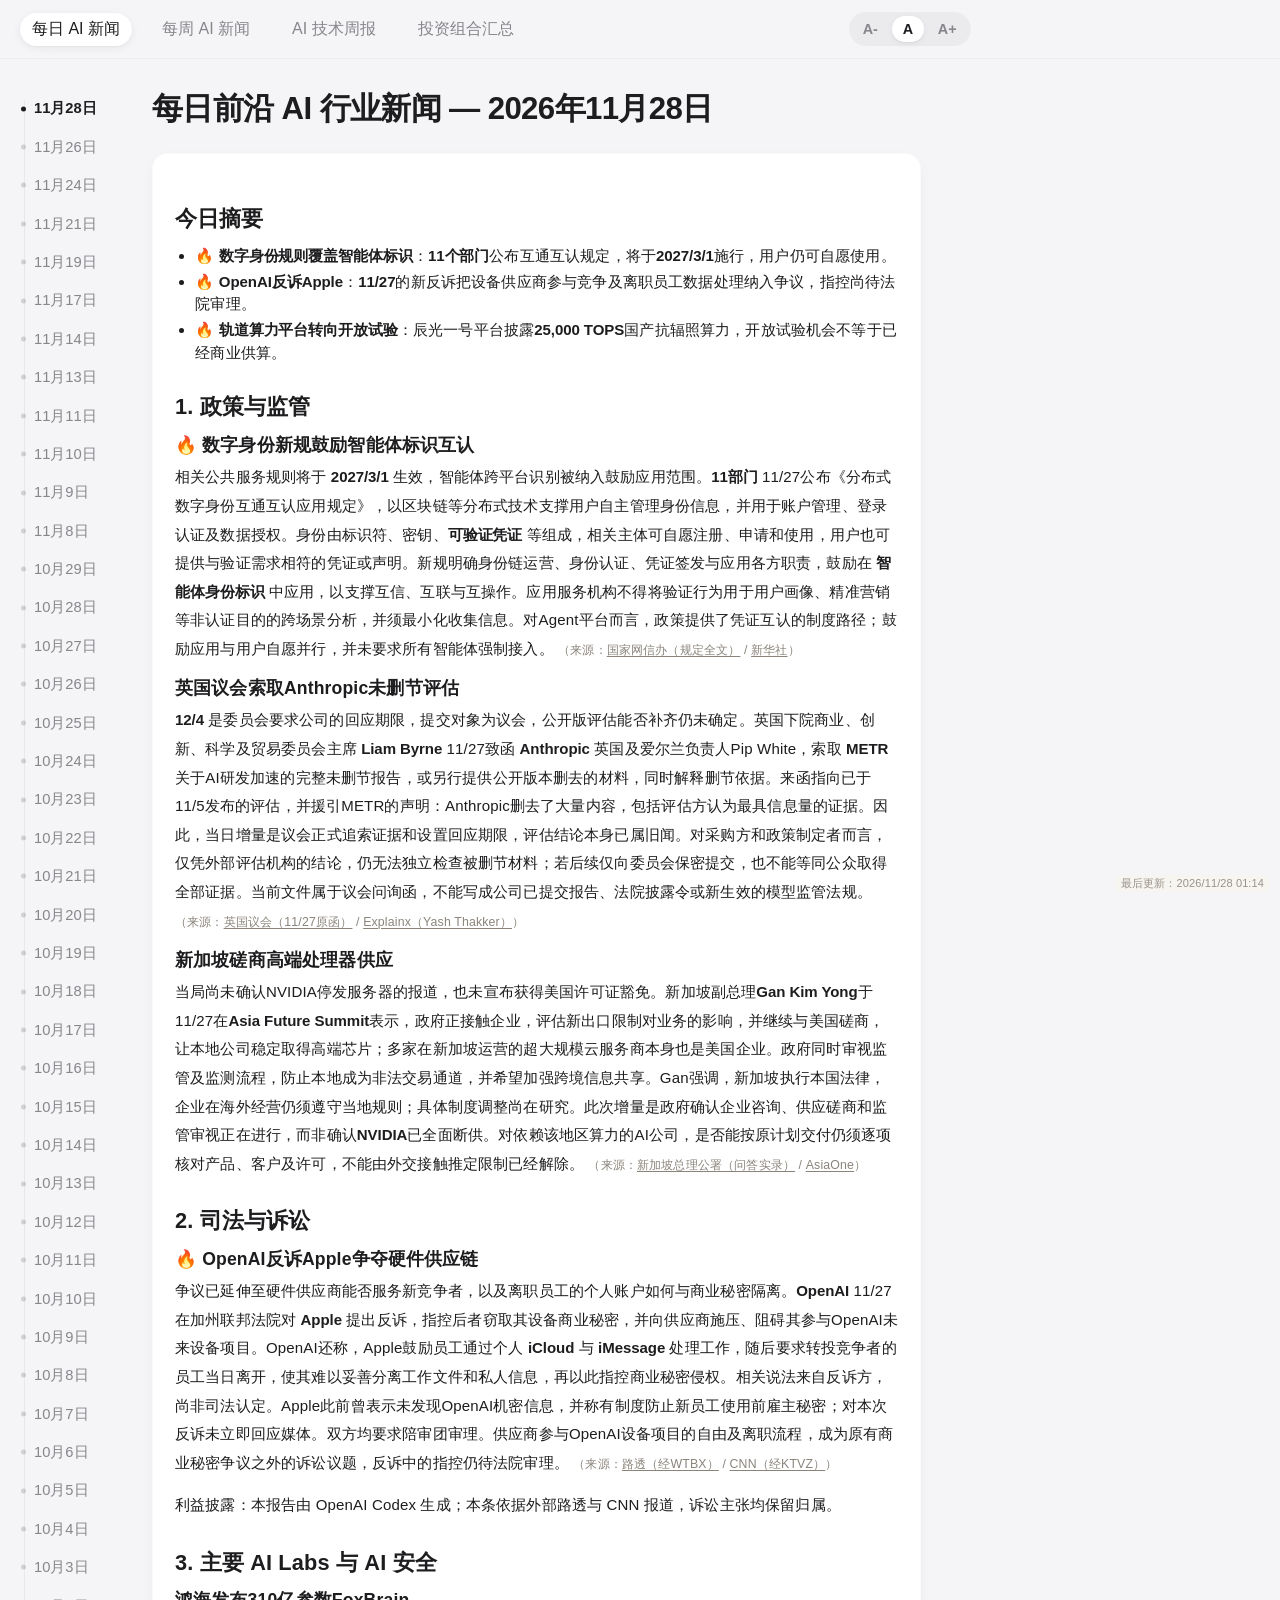
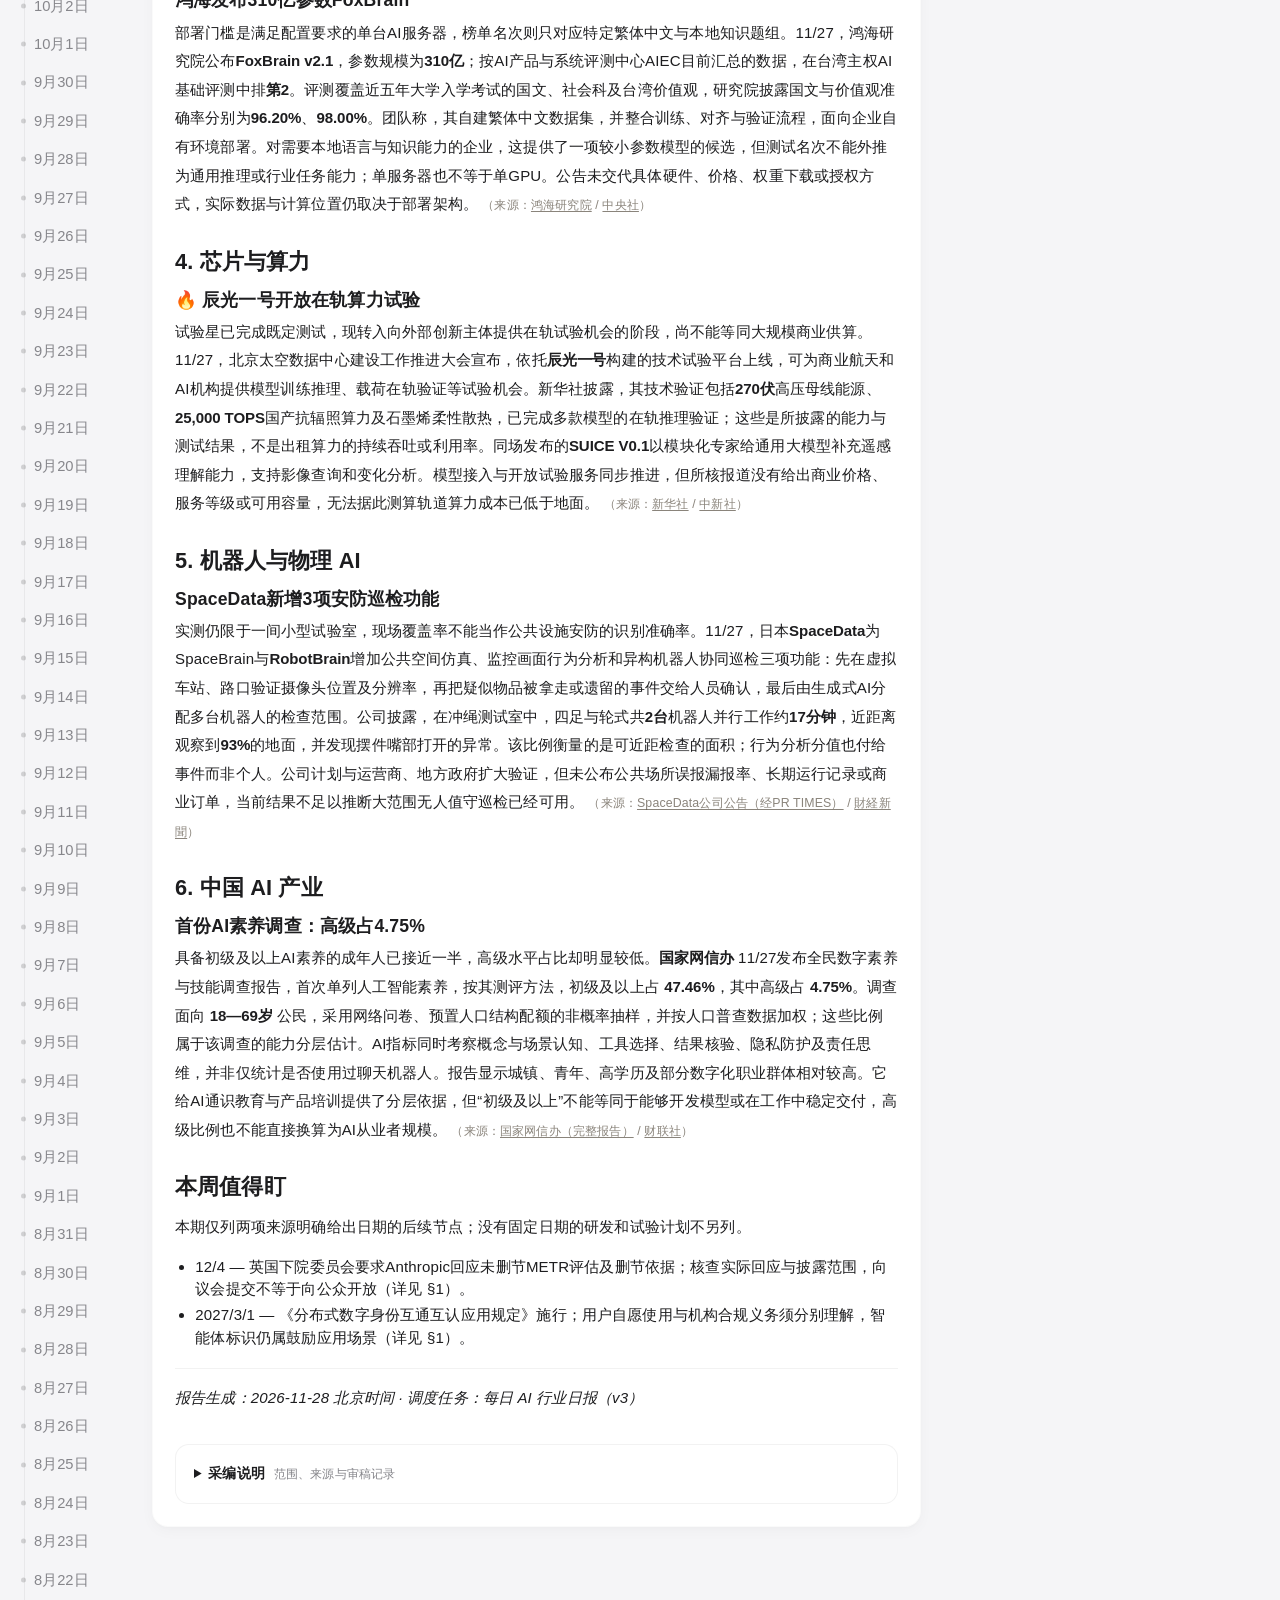
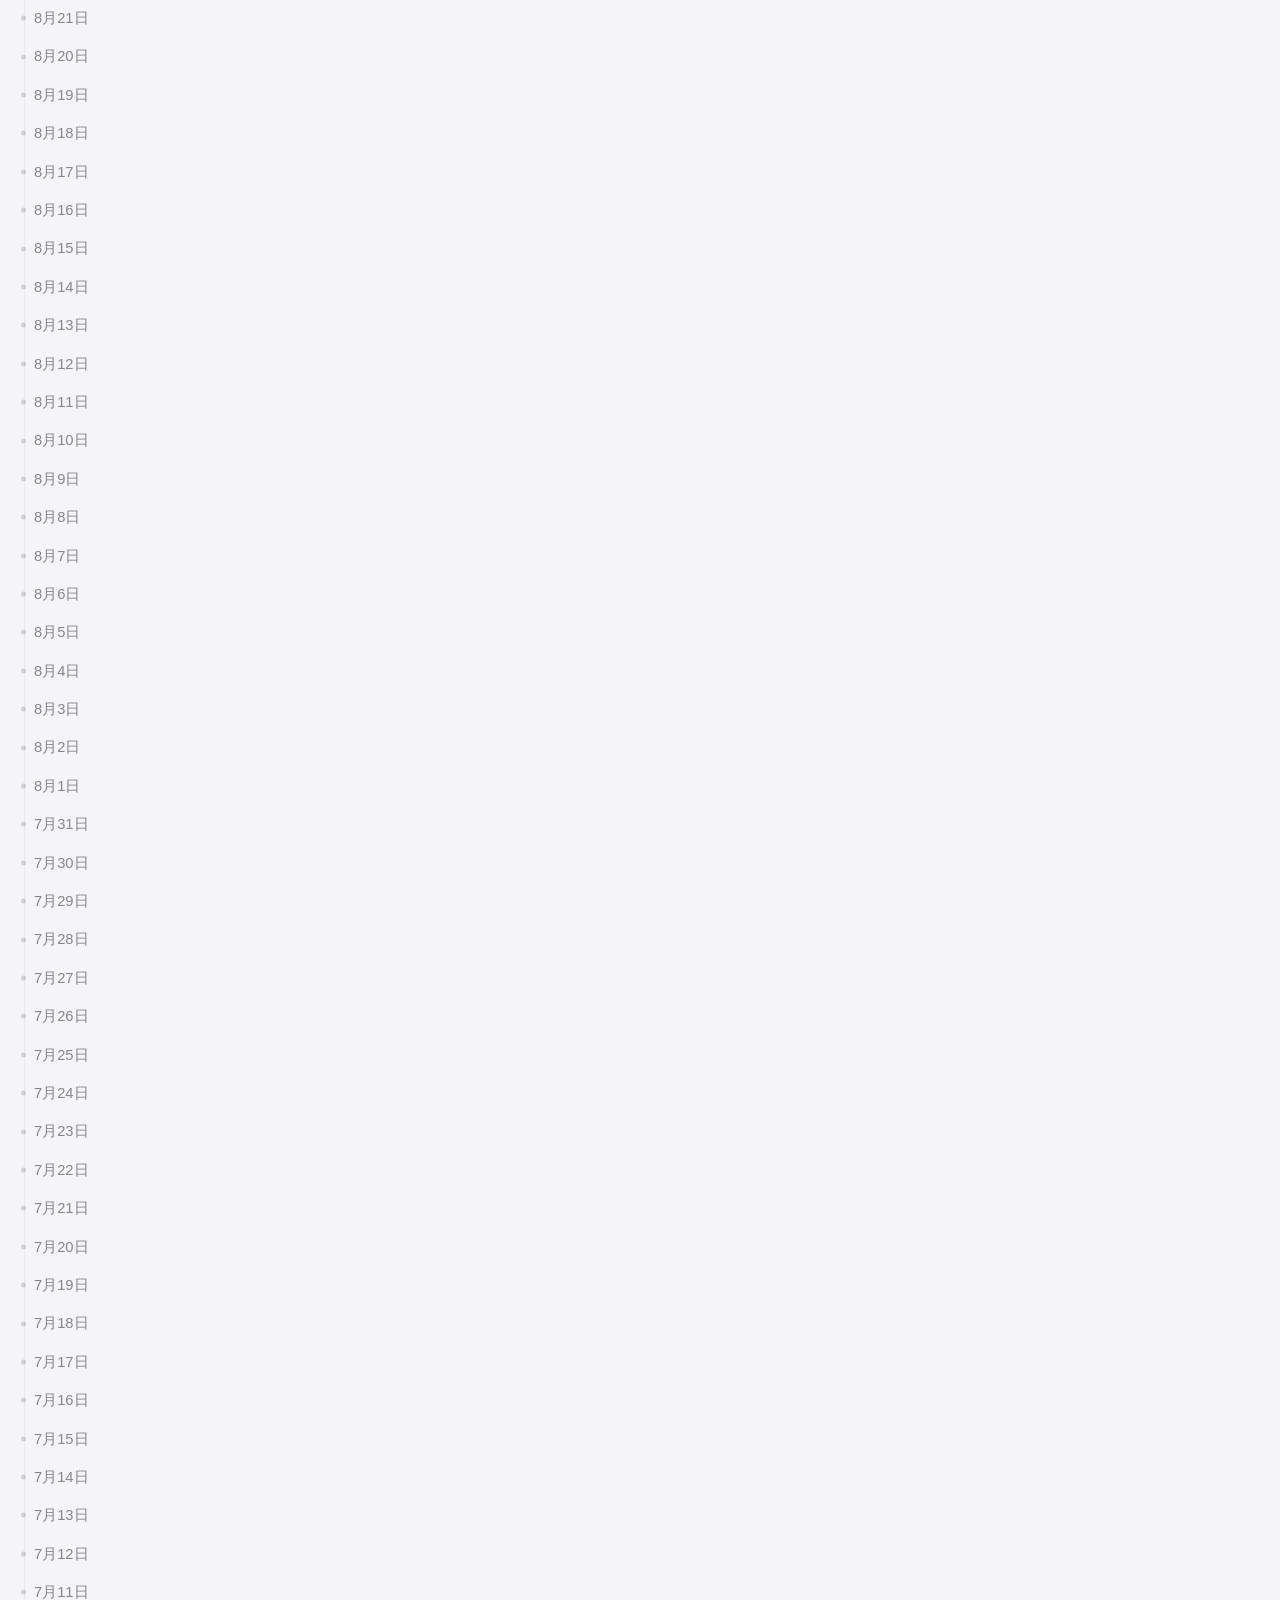
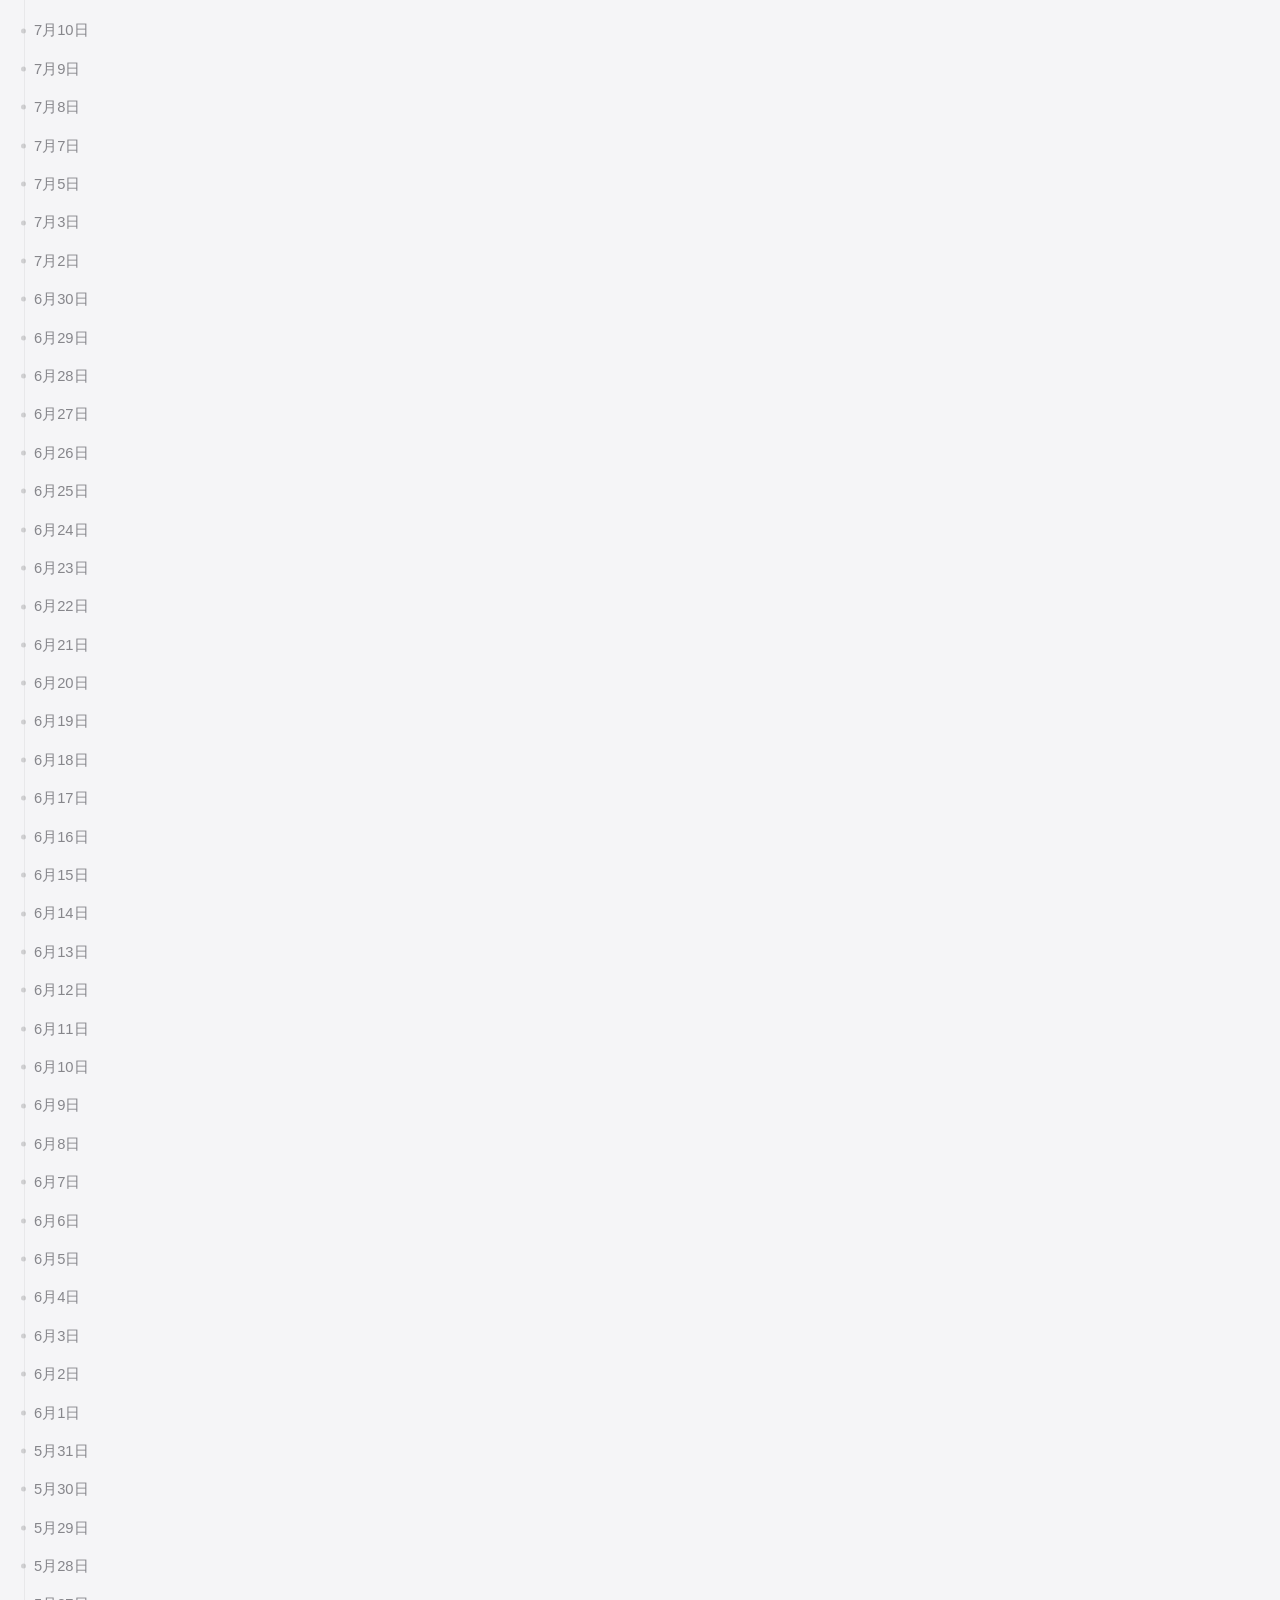
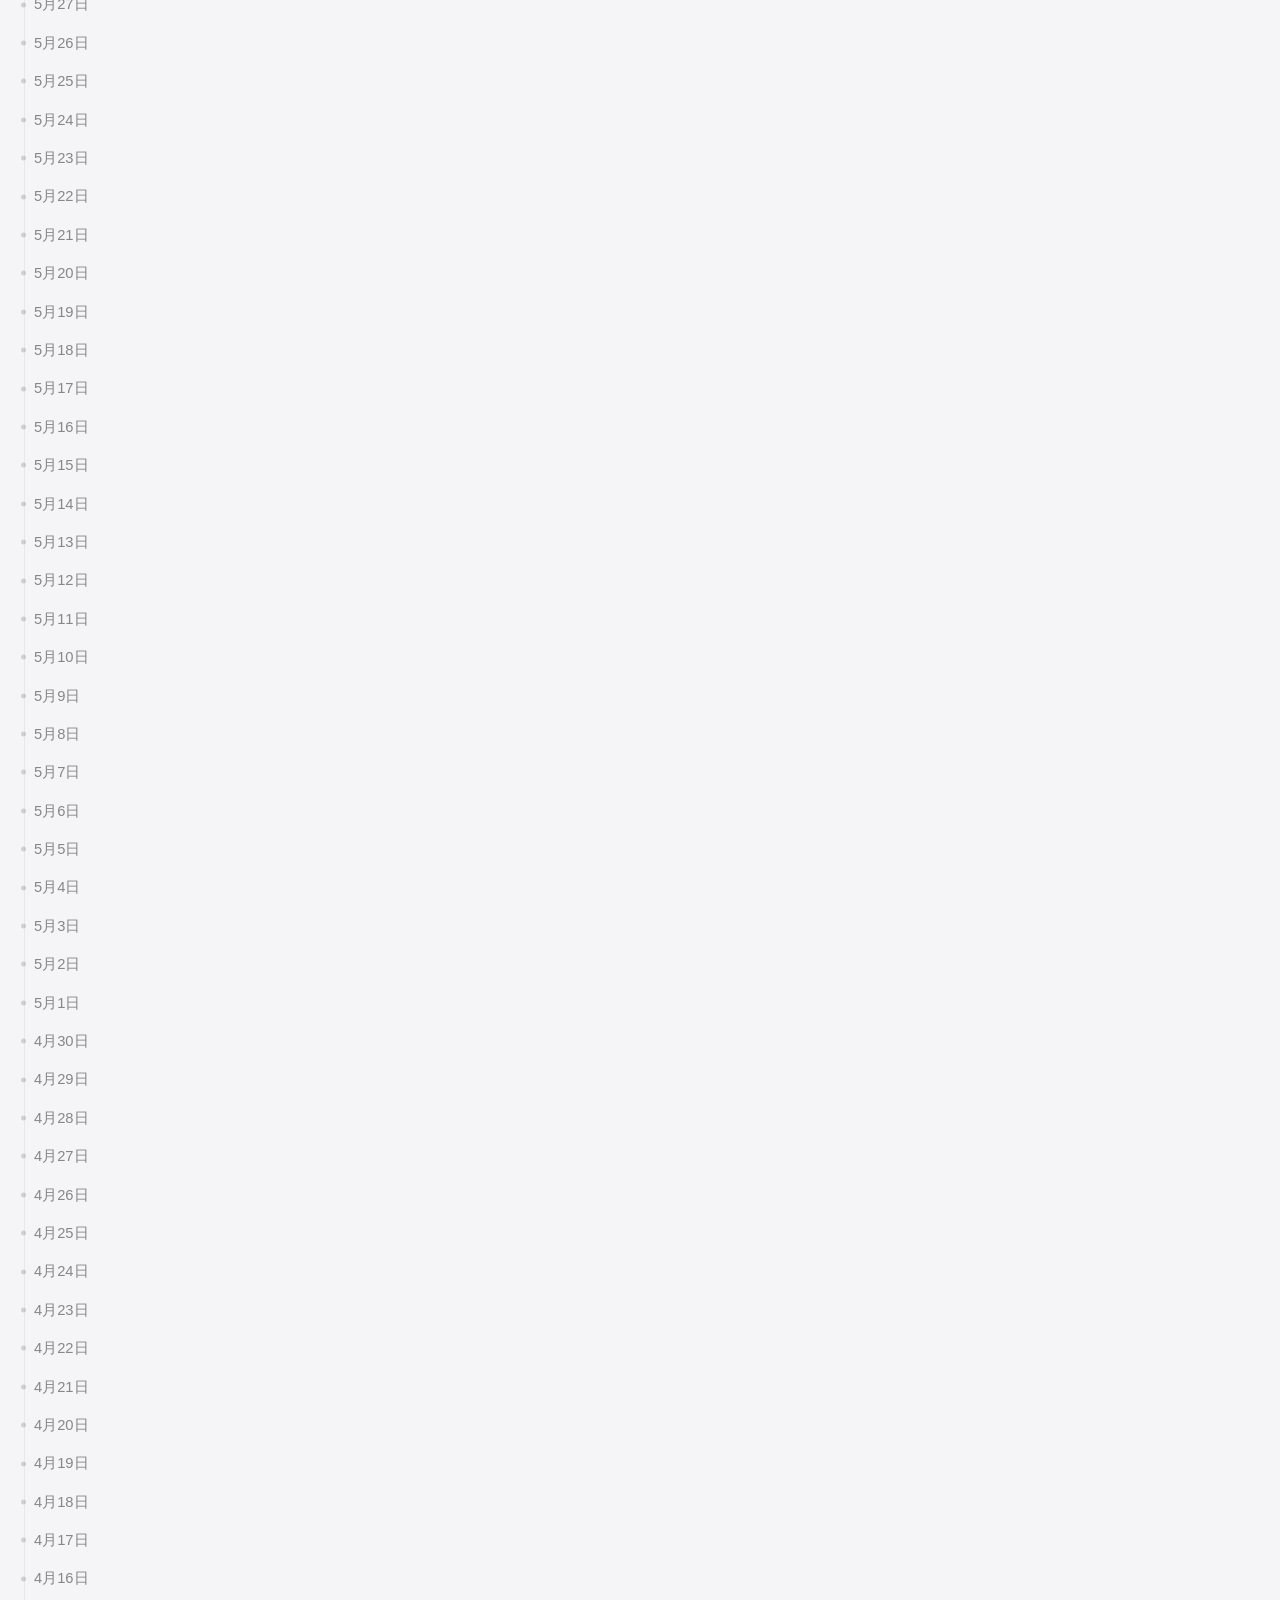
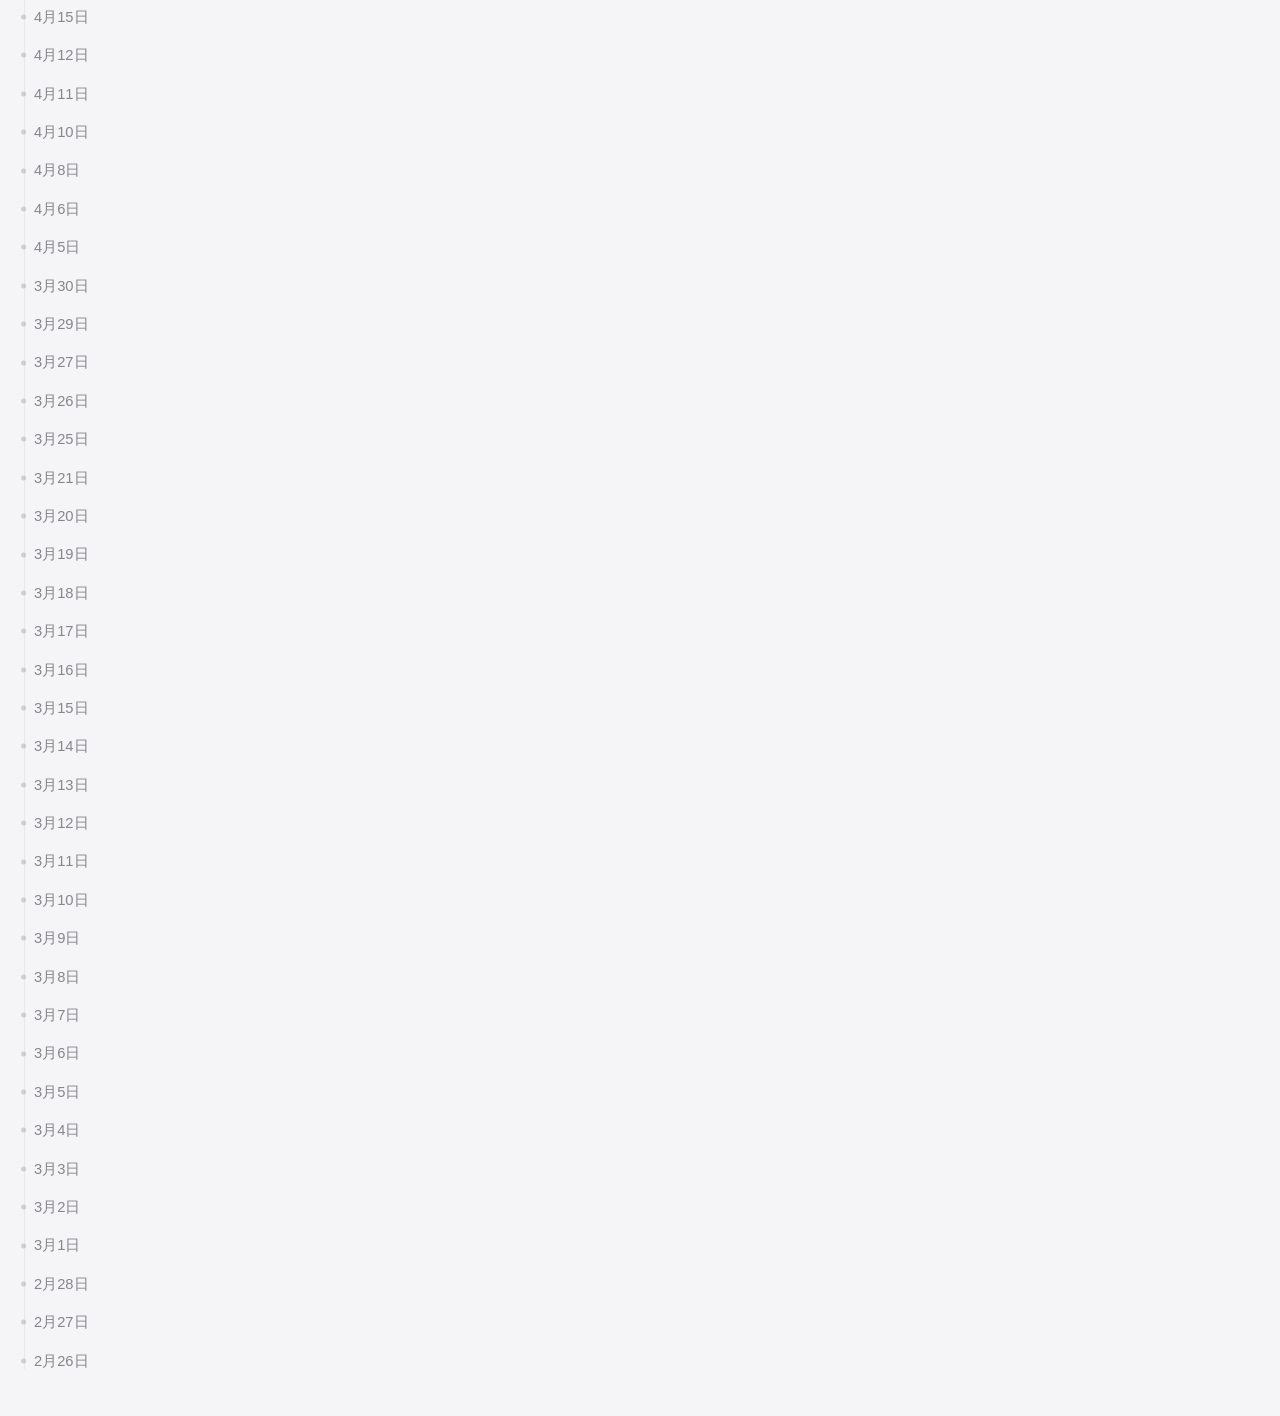
<file: index.html>
<!DOCTYPE html>
<html lang="zh-CN">
  <head>
    <meta charset="UTF-8" />
    <meta name="viewport" content="width=device-width, initial-scale=1.0" />
    <title>AI News Pulse</title>
    <link rel="stylesheet" href="./styles.css" />
  </head>
  <body>
    <div class="page-shell compact-shell">
      <header class="reader-topbar reveal">
        <nav class="tab-strip" id="tab-strip" aria-label="栏目切换">
          <button type="button" class="tab-button is-active" data-tab="daily">每日 AI 新闻</button>
          <button type="button" class="tab-button" data-tab="weekly">每周 AI 新闻</button>
          <button type="button" class="tab-button" data-tab="aiTech">AI 技术周报</button>
          <button type="button" class="tab-button" data-tab="portfolio">投资组合汇总</button>
        </nav>

        <div class="reader-tools" aria-label="阅读设置">
          <div class="font-size-switch" id="font-size-switch" role="group" aria-label="字体大小">
            <button type="button" class="font-size-button" data-size="compact" aria-pressed="false">
              A-
            </button>
            <button
              type="button"
              class="font-size-button is-active"
              data-size="default"
              aria-pressed="true"
            >
              A
            </button>
            <button
              type="button"
              class="font-size-button"
              data-size="comfortable"
              aria-pressed="false"
            >
              A+
            </button>
          </div>
        </div>
      </header>

      <main class="reader-layout reveal">
        <aside class="timeline-rail" aria-label="文章时间线">
          <div class="timeline-track" id="date-strip"></div>
        </aside>

        <article class="reader-document">
          <header class="reader-head">
            <h1 id="article-title">加载中...</h1>
            <p id="article-summary" class="doc-summary"></p>
          </header>
          <div id="report-content" class="report-content"></div>
        </article>
      </main>
    </div>
    <p id="last-updated" class="site-updated-stamp" aria-live="polite"></p>

    <script src="./app.js"></script>
  </body>
</html>
</file>
<file: styles.css>
:root {
  --page-bg: #f5f5f7;
  --paper: #ffffff;
  --ink: #1d1d1f;
  --muted: #86868b;
  --line: rgba(0, 0, 0, 0.05);
  --line-strong: rgba(0, 0, 0, 0.12);
  --chip-bg: rgba(0, 0, 0, 0.04);
  --rail-width: 108px;
  --reader-gap: 24px;
  --reading-measure: 92ch;
  --reader-font-family: -apple-system, BlinkMacSystemFont, "SF Pro Text", "PingFang SC", "Helvetica Neue", Arial, sans-serif;
  --reading-summary-size: 0.95rem;
  --reading-body-size: 1rem;
  --reading-line-height: 1.7;
}

* {
  box-sizing: border-box;
}

html {
  scroll-behavior: smooth;
}

body {
  margin: 0;
  min-height: 100vh;
  background: var(--page-bg);
  color: var(--ink);
  font-family: var(--reader-font-family);
}

body.font-notion {
  --reader-font-family: -apple-system, BlinkMacSystemFont, "SF Pro Text", "PingFang SC", "Helvetica Neue", Arial, sans-serif;
}

body.reading-compact {
  --reading-summary-size: 0.84rem;
  --reading-body-size: 0.88rem;
  --reading-line-height: 1.82;
}

body.reading-default {
  --reading-summary-size: 0.9rem;
  --reading-body-size: 0.94rem;
  --reading-line-height: 1.9;
}

body.reading-comfortable {
  --reading-summary-size: 0.98rem;
  --reading-body-size: 1.04rem;
  --reading-line-height: 2;
}

a {
  color: inherit;
}

button,
input {
  font: inherit;
}

code {
  padding: 0.08em 0.3em;
  border-radius: 6px;
  background: rgba(27, 28, 31, 0.06);
  font-family: "SFMono-Regular", "Roboto Mono", "Liberation Mono", monospace;
  font-size: 0.92em;
}

.page-shell {
  width: min(1280px, calc(100% - 32px));
  margin: 24px auto 40px;
}

.compact-shell {
  width: min(1240px, calc(100% - 32px));
}

@keyframes fadeUpIn {
  0% {
    opacity: 0;
    transform: translateY(12px);
  }

  100% {
    opacity: 1;
    transform: translateY(0);
  }
}

.reveal {
  animation: fadeUpIn 0.6s cubic-bezier(0.16, 1, 0.3, 1) forwards;
}

.reader-topbar {
  position: sticky;
  top: 0;
  z-index: 10;
  display: flex;
  align-items: center;
  justify-content: space-between;
  gap: 16px;
  padding: 12px 24px;
  margin: -24px -24px 24px -24px;
  border-bottom: 1px solid rgba(0, 0, 0, 0.03);
  background: rgba(245, 245, 247, 0.65);
  backdrop-filter: saturate(180%) blur(24px);
  -webkit-backdrop-filter: saturate(180%) blur(24px);
}

.tab-strip {
  display: flex;
  flex-wrap: wrap;
  gap: 18px;
  align-items: center;
  min-width: 0;
}

.tab-button {
  appearance: none;
  padding: 6px 12px;
  border: none;
  border-radius: 99px;
  background: transparent;
  color: var(--muted);
  cursor: pointer;
  font-weight: 500;
  transition: all 0.2s ease;
}

.tab-button:hover {
  color: var(--ink);
  background: rgba(0, 0, 0, 0.05);
}

.tab-button.is-active {
  color: var(--ink);
  background: var(--paper);
  box-shadow: 0 2px 8px rgba(0, 0, 0, 0.06), 0 1px 2px rgba(0, 0, 0, 0.04);
}

.reader-tools {
  display: flex;
  align-items: center;
  justify-content: flex-end;
  gap: 10px;
  flex: 0 0 auto;
  margin-right: calc(100% - var(--rail-width) - var(--reader-gap) - var(--reading-measure));
}

.font-size-switch {
  display: inline-flex;
  align-items: center;
  gap: 4px;
  padding: 4px;
  border-radius: 99px;
  background: rgba(0, 0, 0, 0.04);
}

.font-size-button {
  appearance: none;
  min-width: 32px;
  padding: 6px 10px;
  border: 0;
  border-radius: 99px;
  background: transparent;
  color: var(--muted);
  cursor: pointer;
  font-size: 0.9rem;
  font-weight: 600;
  line-height: 1;
  transition: all 0.2s ease;
}

.font-size-button:hover {
  color: var(--ink);
  background: rgba(0, 0, 0, 0.05);
}

.font-size-button.is-active {
  background: var(--paper);
  color: var(--ink);
  box-shadow: 0 2px 6px rgba(0, 0, 0, 0.06), 0 1px 1px rgba(0, 0, 0, 0.04);
}

.reader-layout {
  display: grid;
  grid-template-columns: var(--rail-width) minmax(0, 1fr);
  gap: var(--reader-gap);
  margin-top: 18px;
  align-items: start;
}

.timeline-rail {
  position: sticky;
  top: 60px;
  min-width: 0;
  padding-top: 10px;
}

.timeline-track {
  position: relative;
  display: grid;
  gap: 8px;
  padding-left: 14px;
}

.timeline-track::before {
  content: "";
  position: absolute;
  top: 7px;
  bottom: 7px;
  left: 4px;
  width: 1px;
  background: var(--line);
}

.date-node {
  appearance: none;
  position: relative;
  width: 100%;
  padding: 6px 6px 6px 0;
  border: 0;
  background: transparent;
  color: var(--muted);
  text-align: left;
  font-size: 0.92rem;
  line-height: 1.25;
  cursor: pointer;
  font-variant-numeric: tabular-nums;
}

.date-node::before {
  content: "";
  position: absolute;
  top: 50%;
  left: -13px;
  width: 5px;
  height: 5px;
  border-radius: 50%;
  background: rgba(0, 0, 0, 0.15);
  transform: translateY(-50%);
  transition: all 0.2s ease;
}

.date-node:hover {
  color: var(--ink);
}

.date-node.is-active {
  color: var(--ink);
  font-weight: 600;
}

.date-node.is-active::before {
  background: var(--ink);
}

.reader-document {
  min-width: 0;
  padding-top: 8px;
}

.reader-head {
  width: min(100%, var(--reading-measure));
}

.reader-head h1 {
  margin: 0 0 12px;
  font-size: clamp(1.6rem, 2.8vw, 1.95rem);
  font-weight: 700;
  line-height: 1.15;
  letter-spacing: -0.02em;
}

.doc-summary {
  margin: 0;
  color: var(--muted);
  line-height: 1.6;
  font-size: 1.05rem;
}

.report-content {
  width: min(100%, var(--reading-measure));
  padding-top: 14px;
  font-size: var(--reading-body-size);
  line-height: var(--reading-line-height);
  letter-spacing: 0.01em;
}

.report-content> :first-child {
  margin-top: 0;
}

.report-content h2,
.report-content h3,
.report-content h4 {
  color: var(--ink);
}

.report-content h2 {
  margin: 2.5rem 0 1.2rem;
  font-size: clamp(1.5rem, 2.2vw, 1.8rem);
  font-weight: 600;
  line-height: 1.25;
  letter-spacing: -0.015em;
  padding-bottom: 8px;
  border-bottom: 1px solid var(--line);
}

.report-content h3 {
  margin: 1.8rem 0 0.75rem;
  font-size: clamp(1.24rem, 1.7vw, 1.46rem);
  line-height: 1.28;
}

.report-content h4 {
  margin: 1rem 0 0.4rem;
  font-size: 1.18rem;
  line-height: 1.34;
}

.report-content .topic-heading {
  margin-top: 1.75rem;
  font-size: clamp(1.16rem, 1.45vw, 1.32rem);
  line-height: 1.3;
}

.report-content .entry-heading {
  margin-top: 0.82rem;
  font-size: 1.1rem;
  line-height: 1.3;
}

.report-content .entry-meta-inline {
  color: var(--muted);
  font-size: 0.84em;
  font-weight: 400;
  white-space: nowrap;
}

.report-content p,
.report-content ul,
.report-content ol,
.report-content blockquote {
  margin: 0 0 0.92em;
}

.report-content strong {
  font-weight: 600;
  color: #1d1d1f;
  letter-spacing: -0.005em;
  font-synthesis: weight;
}

html[lang|="zh"] .report-content strong {
  font-weight: 780;
  font-synthesis-weight: auto;
}

.report-content .entry-heading+p,
.report-content .entry-heading+ul,
.report-content .entry-heading+ol {
  margin-top: 0.2rem;
}

.report-content p,
.report-content li,
.report-content ul,
.report-content ol,
.report-content blockquote {
  max-width: 100%;
}

.report-content ul,
.report-content ol {
  padding-left: 1.35em;
  margin-bottom: 0.72em;
  line-height: 1.54;
}

.report-content li+li {
  margin-top: 0.22em;
}

.report-content li {
  line-height: 1.5;
}

.report-content blockquote {
  padding-left: 1em;
  border-left: 2px solid var(--line-strong);
  color: var(--muted);
}

.report-content .editorial-notes {
  margin-top: 2rem;
  border: 1px solid var(--line);
  border-radius: 14px;
  background: rgba(255, 255, 255, 0.45);
  font-size: 0.9em;
}

.editorial-notes > summary {
  padding: 16px 18px;
  cursor: pointer;
  font-weight: 600;
}

.editorial-notes > summary span {
  display: inline-block;
  margin-left: 0.75em;
  color: var(--muted);
  font-size: 0.88em;
  font-weight: 400;
}

.editorial-notes > summary:focus-visible {
  outline: 2px solid var(--ink);
  outline-offset: 3px;
  border-radius: 12px;
}

.editorial-notes-body {
  padding: 0 18px 8px;
}

.editorial-notes-body .table-wrap table {
  min-width: 0;
  overflow-wrap: anywhere;
}

.editorial-notes-body .table-wrap th:first-child,
.editorial-notes-body .table-wrap td:first-child {
  min-width: 5em;
}

.report-content hr {
  margin: 1.15rem 0 0.95rem;
  border: 0;
  border-top: 1px solid var(--line);
}

.report-content .source-note {
  color: rgba(93, 85, 72, 0.68);
  font-size: 0.86em;
}

.report-content .source-note a,
.report-content .inline-source a {
  color: inherit;
  text-decoration-thickness: 1px;
  text-underline-offset: 2px;
}

.report-content .inline-source {
  color: rgba(93, 85, 72, 0.72);
  font-size: 0.82em;
  white-space: normal;
}

.table-wrap {
  width: 100%;
  margin: 1rem 0 1.25rem;
  overflow-x: auto;
  border: 1px solid var(--line);
  border-radius: 14px;
  background: rgba(255, 255, 255, 0.45);
}

.table-wrap table {
  width: 100%;
  min-width: 720px;
  border-collapse: collapse;
  font-size: 0.92em;
}

.table-wrap th,
.table-wrap td {
  padding: 10px 12px;
  border-bottom: 1px solid var(--line);
  text-align: left;
  vertical-align: top;
}

.table-wrap thead th {
  background: rgba(27, 28, 31, 0.04);
  font-weight: 600;
}

.table-wrap tbody tr:last-child td {
  border-bottom: 0;
}

.hero,
.hero-panel,
.archive-card,
.detail-article {
  background: var(--paper);
  border: 1px solid rgba(0, 0, 0, 0.02);
  box-shadow: 0 4px 14px 0 rgba(0, 0, 0, 0.03), 0 2px 4px 0 rgba(0, 0, 0, 0.02);
  border-radius: 20px;
}

.hero {
  display: grid;
  grid-template-columns: minmax(0, 1.45fr) minmax(280px, 0.9fr);
  gap: 24px;
  padding: 28px;
  border-radius: 18px;
}

.hero-copy,
.detail-article,
.detail-sidebar {
  min-width: 0;
}

.eyebrow,
.panel-label,
.section-kicker {
  margin: 0;
  color: var(--muted);
  font-family: "SFMono-Regular", "Roboto Mono", "Liberation Mono", monospace;
  letter-spacing: 0.08em;
  text-transform: uppercase;
  font-size: 0.75rem;
}

.hero h1 {
  margin: 12px 0 16px;
  font-weight: 700;
  font-size: clamp(1.8rem, 3.8vw, 2.5rem);
  line-height: 1.05;
  letter-spacing: -0.03em;
}

.hero-text,
.jump-empty,
.timeline-item p {
  margin: 0;
  color: var(--muted);
  line-height: 1.7;
}

.back-link {
  display: inline-flex;
  align-items: center;
  justify-content: center;
  min-height: 40px;
  padding: 10px 16px;
  margin-bottom: 16px;
  border-radius: 999px;
  background: var(--ink);
  color: var(--paper);
  text-decoration: none;
  font-weight: 500;
  transition: all 0.2s ease;
}

.back-link:hover {
  transform: translateY(-2px);
  box-shadow: 0 4px 12px rgba(0, 0, 0, 0.15);
}

.hero-panel {
  padding: 20px;
  border-radius: 16px;
}

.hero-panel h2 {
  margin: 8px 0 10px;
  font-size: clamp(1.2rem, 2vw, 1.6rem);
  line-height: 1.2;
}

.meta-list {
  display: flex;
  flex-wrap: wrap;
  gap: 8px;
}

.meta-pill,
.source-chip {
  display: inline-flex;
  flex-wrap: wrap;
  gap: 6px;
  margin-top: 18px;
  padding: 8px 12px;
  border-radius: 999px;
  background: var(--chip-bg);
  color: var(--muted);
  font-size: 0.82rem;
}

.source-chip {
  word-break: break-all;
}

.jump-list,
.timeline-list {
  display: grid;
  gap: 12px;
}

.jump-link {
  display: inline-flex;
  align-items: center;
  min-height: 38px;
  padding: 8px 12px;
  border: 1px solid var(--line);
  border-radius: 999px;
  color: var(--ink);
  text-decoration: none;
}

.detail-layout {
  display: grid;
  grid-template-columns: minmax(0, 1fr) 280px;
  gap: 22px;
  margin-top: 22px;
}

.detail-article {
  padding: 22px;
  border-radius: 16px;
}

.detail-sidebar {
  display: grid;
  gap: 22px;
  align-content: start;
}

.archive-card {
  padding: 22px;
  border-radius: 16px;
}

.section-head {
  margin-bottom: 16px;
}

.section-head h2 {
  margin: 6px 0 0;
  font-size: 1.55rem;
}

.timeline-item {
  display: block;
  padding: 18px;
  border: 1px solid transparent;
  border-radius: 16px;
  background: #fcfcfc;
  color: inherit;
  text-decoration: none;
  transition: all 0.3s cubic-bezier(0.16, 1, 0.3, 1);
  box-shadow: 0 2px 8px rgba(0, 0, 0, 0.015);
}

.timeline-item:hover {
  transform: translateY(-2px);
  box-shadow: 0 8px 16px rgba(0, 0, 0, 0.04);
  background: #ffffff;
}

.timeline-item.is-active {
  border-color: rgba(0, 0, 0, 0.05);
  background: #ffffff;
  box-shadow: 0 4px 12px rgba(0, 0, 0, 0.06);
}

.timeline-item .date {
  margin: 0 0 8px;
  color: var(--muted);
  font-size: 0.82rem;
}

.timeline-item h3 {
  margin: 0;
  font-size: 1.08rem;
  line-height: 1.3;
}

.timeline-item p:last-child {
  margin-top: 10px;
}

.sticky-card {
  position: sticky;
  top: 24px;
}

.empty-state {
  padding: 24px;
  border-radius: 14px;
  border: 1px dashed var(--line-strong);
  background: #faf7f0;
  color: var(--muted);
}

.compact-empty {
  padding: 12px 14px;
}

.site-updated-stamp {
  position: fixed;
  right: 10px;
  bottom: 8px;
  margin: 0;
  padding: 2px 6px;
  border-radius: 6px;
  background: rgba(247, 244, 238, 0.75);
  color: rgba(93, 85, 72, 0.62);
  font-size: 11px;
  line-height: 1.2;
  letter-spacing: 0.01em;
  pointer-events: none;
  user-select: none;
  z-index: 2;
}

@media (max-width: 1100px) {

  .hero,
  .detail-layout {
    grid-template-columns: 1fr;
  }

  .sticky-card {
    position: static;
  }
}

@media (max-width: 980px) {
  .reader-topbar {
    padding: 12px 20px;
    margin: -24px -20px 24px -20px;
  }

  .page-shell,
  .compact-shell {
    width: min(100%, calc(100% - 20px));
  }

  .reader-topbar {
    position: static;
    display: block;
  }

  .reader-tools {
    margin-top: 10px;
    margin-right: 0;
    justify-content: flex-start;
  }

  .reader-layout {
    grid-template-columns: 1fr;
    gap: 18px;
  }

  .timeline-rail {
    position: static;
    top: auto;
    padding-top: 0;
  }

  .timeline-track {
    display: flex;
    gap: 8px;
    padding: 2px 0;
    overflow-x: auto;
    scroll-snap-type: x proximity;
  }

  .timeline-track::before {
    display: none;
  }

  .date-node {
    flex: 0 0 auto;
    width: auto;
    min-width: 84px;
    padding: 9px 12px;
    border: 1px solid var(--line);
    border-radius: 999px;
    background: var(--paper);
    scroll-snap-align: center;
  }

  .date-node::before {
    display: none;
  }

  .reader-head,
  .report-content {
    width: 100%;
    max-width: none;
  }
}

@media (max-width: 700px) {
  .tab-strip {
    gap: 14px;
  }

  .tab-button {
    padding-bottom: 8px;
  }

  .font-size-button {
    min-width: 32px;
    padding: 5px 6px;
  }

  .reader-head h1 {
    font-size: clamp(1.4rem, 6vw, 1.7rem);
  }

  .hero {
    padding: 20px;
  }

  .detail-article,
  .archive-card {
    padding: 18px;
  }

  .site-updated-stamp {
    right: 8px;
    bottom: 6px;
    font-size: 10px;
    opacity: 0.85;
  }
}
</file>
